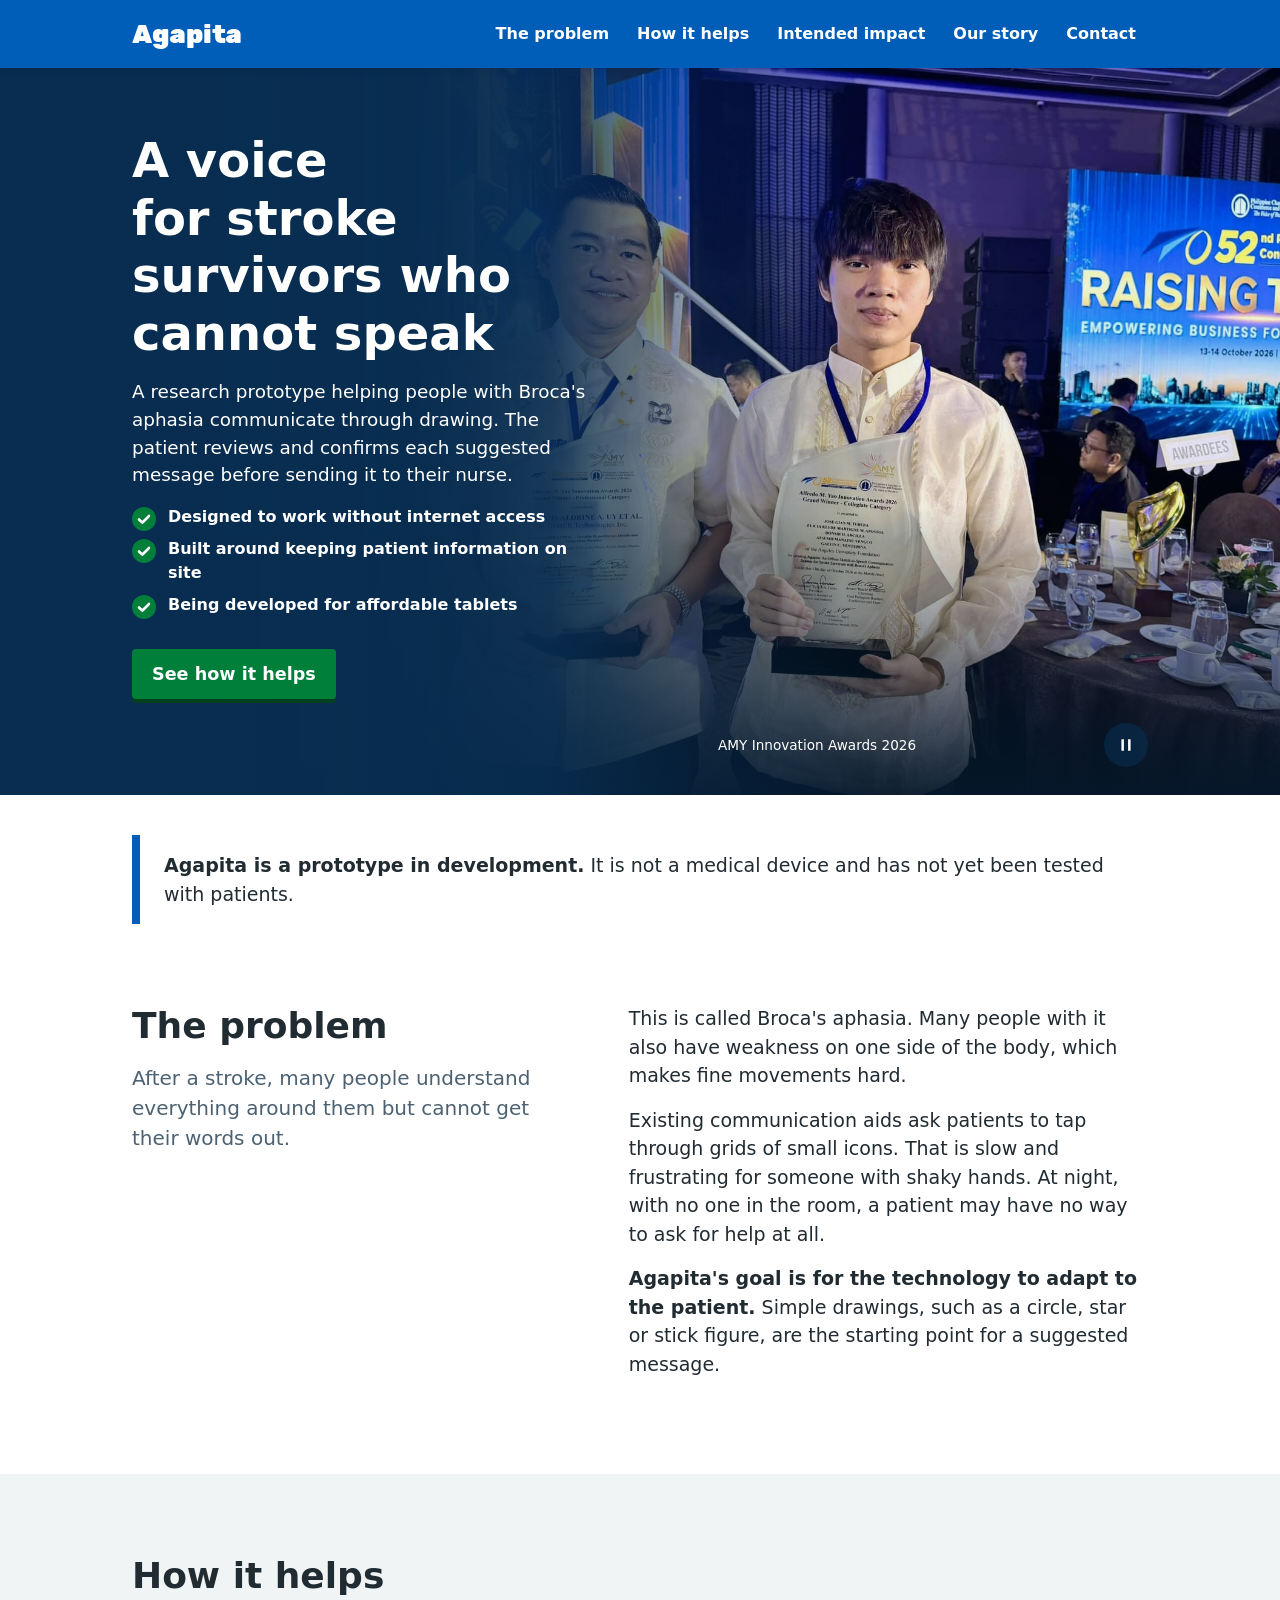
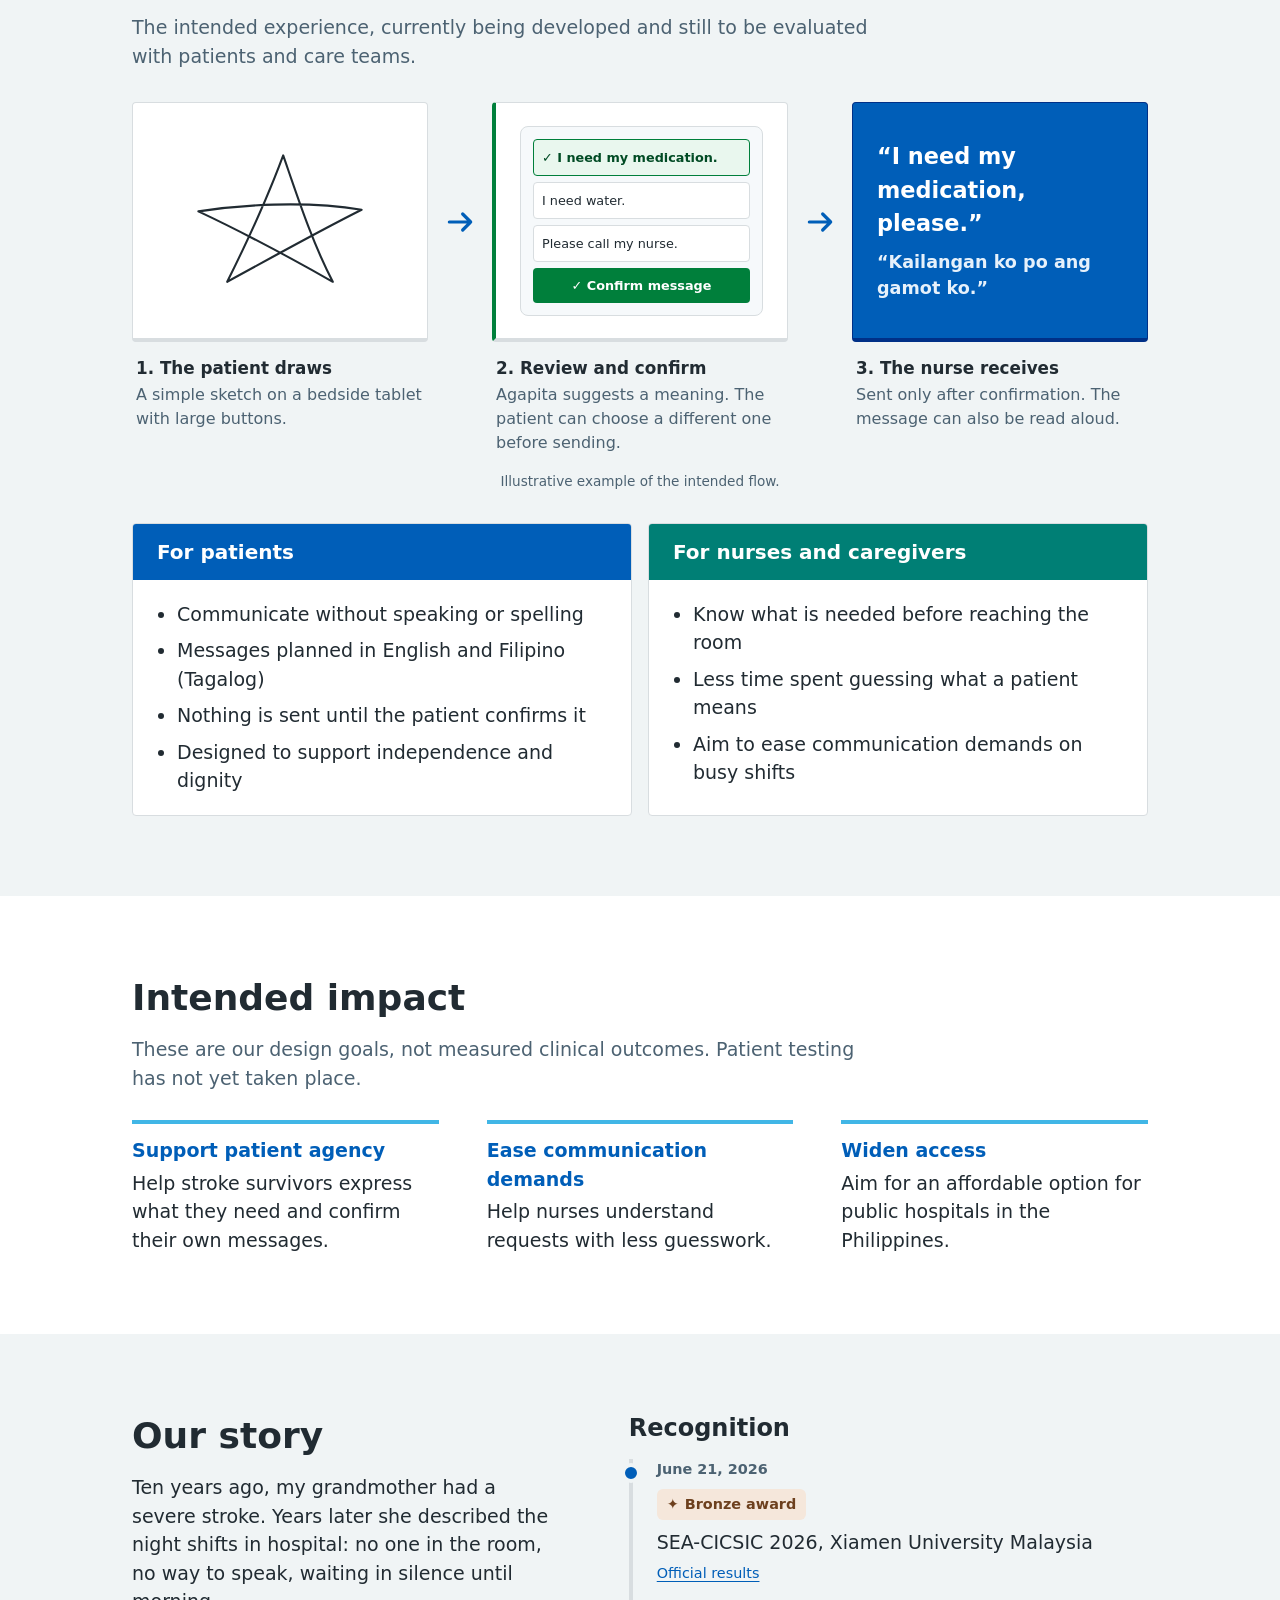
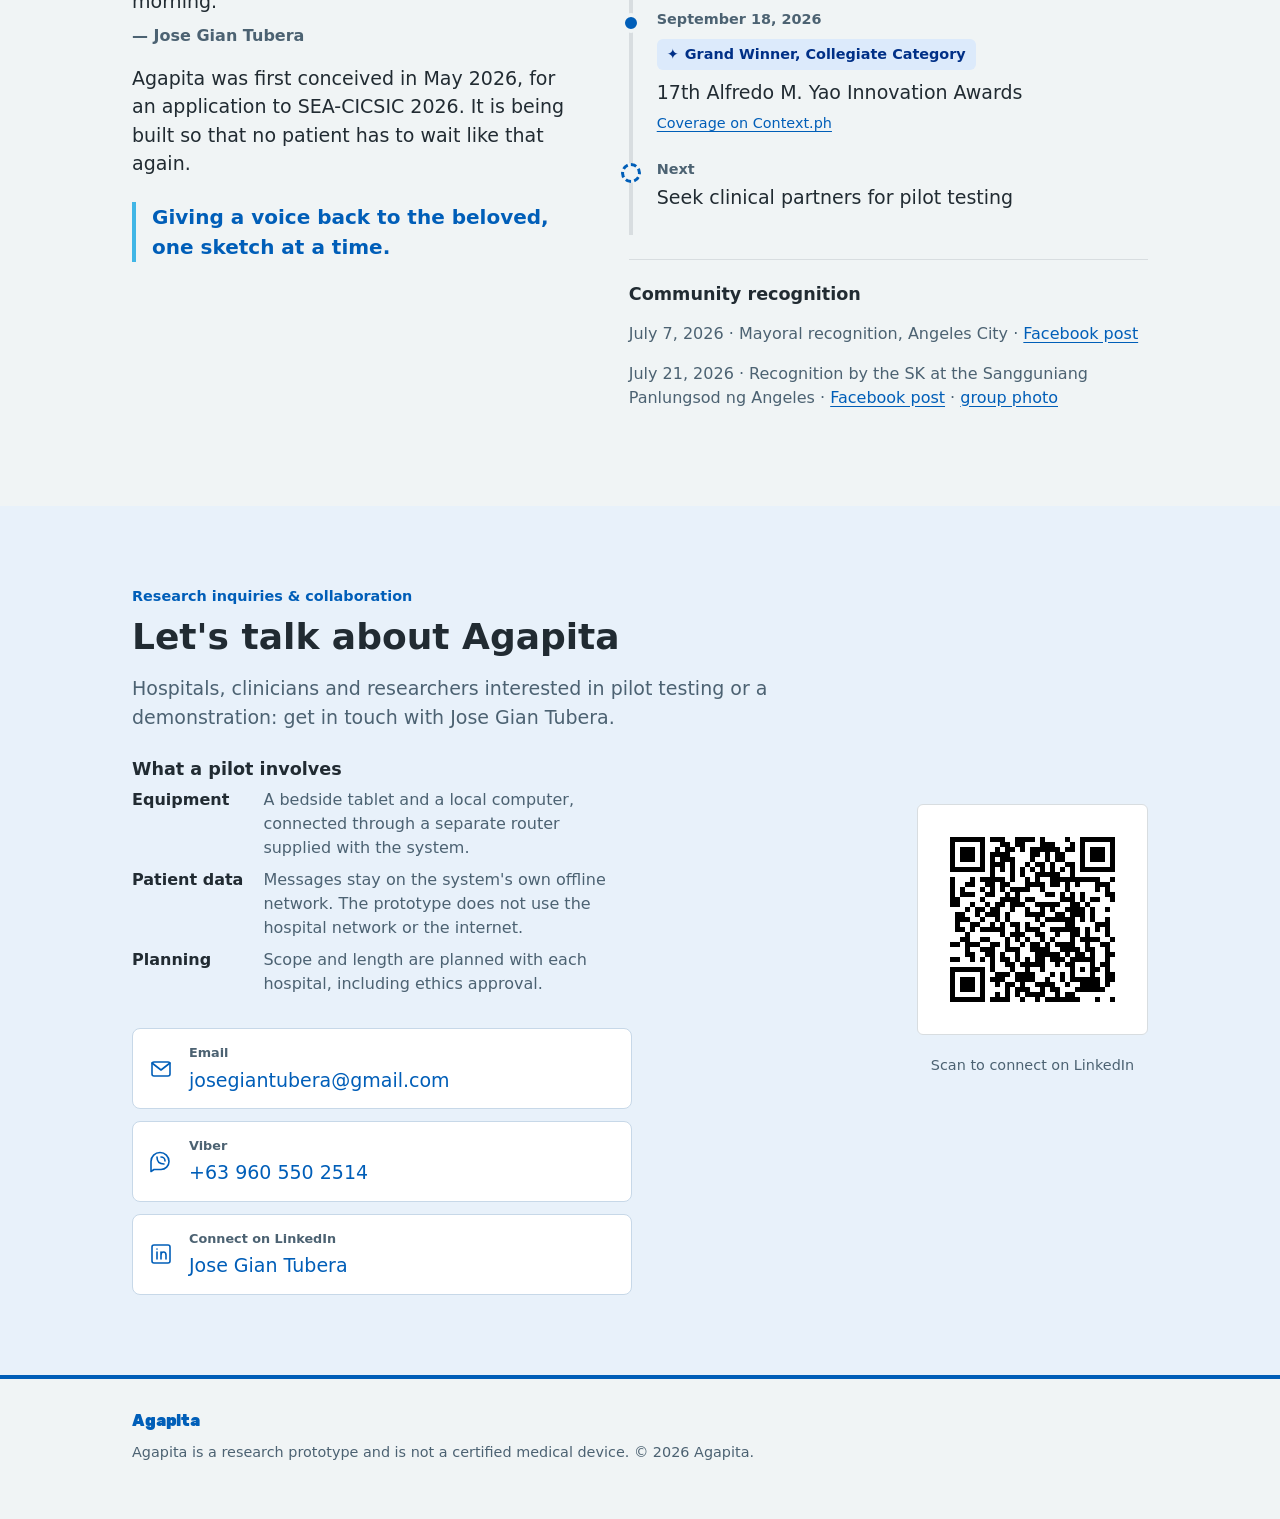
<file: site/index.html>
<!doctype html>
<html lang="en">
<head>
  <meta charset="utf-8">
  <meta name="viewport" content="width=device-width, initial-scale=1">
  <title>Agapita | A Voice for Stroke Survivors</title>
  <meta name="description" content="Agapita is a research prototype designed to help stroke survivors with Broca's aphasia communicate through drawings and patient-confirmed messages.">
  <meta property="og:title" content="Agapita | A Voice for Stroke Survivors">
  <meta property="og:description" content="A research prototype for communication through drawing, with patient review and confirmation before sending.">
  <meta property="og:type" content="website">
  <meta property="og:url" content="https://iamstrix.github.io/agapita-site/">
  <meta property="og:site_name" content="Agapita">
  <meta property="og:image" content="https://iamstrix.github.io/agapita-site/assets/social-preview.jpg">
  <meta property="og:image:width" content="1200">
  <meta property="og:image:height" content="630">
  <meta property="og:image:alt" content="Agapita at the AMY Innovation Awards ceremony.">
  <meta name="twitter:card" content="summary_large_image">
  <meta name="twitter:title" content="Agapita | A Voice for Stroke Survivors">
  <meta name="twitter:description" content="A research prototype for communication through drawing, with patient review and confirmation before sending.">
  <meta name="twitter:image" content="https://iamstrix.github.io/agapita-site/assets/social-preview.jpg">
  <meta name="twitter:image:alt" content="Agapita at the AMY Innovation Awards ceremony.">
  <meta name="theme-color" content="#005EB8">
  <meta name="color-scheme" content="light">
  <link rel="canonical" href="https://iamstrix.github.io/agapita-site/">
  <link rel="icon" type="image/png" sizes="32x32" href="assets/favicon-32.png?v=35">
  <link rel="icon" type="image/svg+xml" sizes="any" href="assets/favicon.svg?v=35">
  <link rel="apple-touch-icon" sizes="180x180" href="assets/apple-touch-icon.png?v=35">
  <link rel="preload" href="assets/fonts/rubik-one-agapita.woff2" as="font" type="font/woff2" crossorigin>
  <link rel="stylesheet" href="style.css">
  <script src="carousel.js" defer></script>
  <script src="navigation.js" defer></script>
</head>
<body>
  <a class="skip" href="#main">Skip to main content</a>

  <header class="header">
    <div class="wrap header-inner">
      <a href="#top" class="header-brand wordmark">Agapita</a>
      <nav class="header-nav" aria-label="Sections">
        <a href="#problem">The problem</a>
        <a href="#helps">How it helps</a>
        <a href="#impact">Intended impact</a>
        <a href="#story">Our story</a>
        <a href="#contact">Contact</a>
      </nav>
    </div>
  </header>

  <main id="main">
    <!-- Hero -->
    <section class="hero" id="top">
      <div class="wrap hero-copy">
        <div class="hero-text">
          <h1>A voice for stroke survivors who cannot speak</h1>
          <p class="lede">A research prototype helping people with Broca's aphasia communicate through drawing. The patient reviews and confirms each suggested message before sending it to their nurse.</p>
          <ul class="ticks">
            <li>Designed to work without internet access</li>
            <li>Built around keeping patient information on site</li>
            <li>Being developed for affordable tablets</li>
          </ul>
          <a class="button" href="#helps">See how it helps</a>
        </div>
      </div>
        <div class="carousel" role="region" aria-roledescription="carousel" aria-label="Agapita at innovation events">
          <div class="carousel-slides" id="event-slides">
            <figure class="event-slide event-slide-plaques">
              <img src="assets/events/amy-awards-recognition.jpg" width="1600" height="1200" fetchpriority="high" decoding="async" alt="Two award recipients hold their AMY Innovation Awards plaques beside the conference stage.">
              <figcaption>
                <span class="event-name">AMY Innovation Awards 2026</span>
              </figcaption>
            </figure>
            <figure class="event-slide">
              <img src="assets/events/sea-cicsic-demonstration.jpg" width="1600" height="1067" loading="lazy" decoding="async" alt="A presenter demonstrates Agapita on a tablet to seated attendees at SEA-CICSIC.">
              <figcaption>
                <span class="event-name">SEA-CICSIC 2026 · Xiamen University Malaysia</span>
              </figcaption>
            </figure>
            <figure class="event-slide">
              <img src="assets/events/amy-awards-stage.jpg" width="1440" height="810" loading="lazy" decoding="async" alt="An Agapita representative holding an award joins a group photograph on the AMY Innovation Awards stage.">
              <figcaption>
                <span class="event-name">AMY Innovation Awards 2026</span>
              </figcaption>
            </figure>
          </div>
          <button type="button" class="carousel-play" aria-controls="event-slides" aria-describedby="carousel-help" aria-label="Pause slideshow" title="Pause slideshow" hidden>
            <svg class="icon-pause" viewBox="0 0 24 24" aria-hidden="true"><path d="M8 5v14M16 5v14" fill="none" stroke="currentColor" stroke-width="3"/></svg>
            <svg class="icon-play" viewBox="0 0 24 24" aria-hidden="true"><path d="m8 5 11 7-11 7Z" fill="currentColor"/></svg>
          </button>
          <p id="carousel-help" class="visually-hidden">Use the left and right arrow keys to change photographs.</p>
          <p class="carousel-status visually-hidden" aria-live="polite" aria-atomic="true"></p>
        </div>
    </section>

    <div class="wrap">
      <div class="inset">
        <p><strong>Agapita is a prototype in development.</strong> It is not a medical device and has not yet been tested with patients.</p>
      </div>
    </div>

    <!-- Problem -->
    <section class="section" id="problem">
      <div class="wrap two-col">
        <div>
          <h2>The problem</h2>
          <p class="lede-sm">After a stroke, many people understand everything around them but cannot get their words out.</p>
        </div>
        <div>
          <p>This is called Broca's aphasia. Many people with it also have weakness on one side of the body, which makes fine movements hard.</p>
          <p>Existing communication aids ask patients to tap through grids of small icons. That is slow and frustrating for someone with shaky hands. At night, with no one in the room, a patient may have no way to ask for help at all.</p>
          <p><strong>Agapita's goal is for the technology to adapt to the patient.</strong> Simple drawings, such as a circle, star or stick figure, are the starting point for a suggested message.</p>
        </div>
      </div>
    </section>

    <!-- How it helps -->
    <section class="section section-grey" id="helps">
      <div class="wrap">
        <h2>How it helps</h2>
        <p class="section-intro">The intended experience, currently being developed and still to be evaluated with patients and care teams.</p>
        <div class="communication-demo">
        <div class="hero-demo" aria-label="Example: a sketch becomes a message">
          <div class="flow-step">
            <div class="step-caption">
              <h3>1. The patient draws</h3>
              <p class="flow-detail">A simple sketch on a bedside tablet with large buttons.</p>
            </div>
            <div class="panel">
            <svg class="sketch" viewBox="0 0 240 200" aria-hidden="true">
              <path class="stroke" d="M18 88 C70 80 150 74 222 86 C170 112 120 140 54 176 C78 128 104 72 124 18 C142 70 160 126 186 176 C140 150 82 118 18 88"/>
            </svg>
            </div>
          </div>
          <div class="arrow" aria-hidden="true">
            <svg viewBox="0 0 24 24"><path d="M12 4v16m0 0-6-6m6 6 6-6"/></svg>
          </div>
          <div class="flow-step">
            <div class="step-caption">
              <h3>2. Review and confirm</h3>
              <p class="flow-detail">Agapita suggests a meaning. The patient can choose a different one before sending.</p>
            </div>
            <div class="panel panel-review">
            <div class="message-preview" role="group" aria-label="Illustrative message choices, not an interactive demo">
              <ul class="preview-options">
                <li class="is-selected"><span aria-hidden="true">✓</span> I need my medication.</li>
                <li>I need water.</li>
                <li>Please call my nurse.</li>
              </ul>
              <span class="preview-confirm"><span aria-hidden="true">✓</span> Confirm message</span>
            </div>
            </div>
          </div>
          <div class="arrow" aria-hidden="true">
            <svg viewBox="0 0 24 24"><path d="M12 4v16m0 0-6-6m6 6 6-6"/></svg>
          </div>
          <div class="flow-step">
            <div class="step-caption">
              <h3>3. The nurse receives</h3>
              <p class="flow-detail">Sent only after confirmation. The message can also be read aloud.</p>
            </div>
            <div class="panel panel-message">
              <p class="message">“I need my medication, please.”</p>
              <p class="message-alt" lang="fil">“Kailangan ko po ang gamot ko.”</p>
            </div>
          </div>
          <p class="demo-note">Illustrative example of the intended flow.</p>
        </div>
        </div>
        <div class="cards">
          <article class="card">
            <div class="card-head card-head-blue"><h3>For patients</h3></div>
            <div class="card-body">
              <ul>
                <li>Communicate without speaking or spelling</li>
                <li>Messages planned in English and Filipino (Tagalog)</li>
                <li>Nothing is sent until the patient confirms it</li>
                <li>Designed to support independence and dignity</li>
              </ul>
            </div>
          </article>
          <article class="card">
            <div class="card-head card-head-aqua"><h3>For nurses and caregivers</h3></div>
            <div class="card-body">
              <ul>
                <li>Know what is needed before reaching the room</li>
                <li>Less time spent guessing what a patient means</li>
                <li>Aim to ease communication demands on busy shifts</li>
              </ul>
            </div>
          </article>
        </div>
      </div>
    </section>

    <!-- Impact -->
    <section class="section" id="impact">
      <div class="wrap">
        <h2>Intended impact</h2>
        <p class="section-intro">These are our design goals, not measured clinical outcomes. Patient testing has not yet taken place.</p>
        <ul class="impact">
          <li><strong>Support patient agency</strong> Help stroke survivors express what they need and confirm their own messages.</li>
          <li><strong>Ease communication demands</strong> Help nurses understand requests with less guesswork.</li>
          <li><strong>Widen access</strong> Aim for an affordable option for public hospitals in the Philippines.</li>
        </ul>
      </div>
    </section>

    <!-- Story -->
    <section class="section section-grey" id="story">
      <div class="wrap two-col">
        <div>
          <h2>Our story</h2>
          <figure class="story-quote">
            <blockquote>
              <p>Ten years ago, my grandmother had a severe stroke. Years later she described the night shifts in hospital: no one in the room, no way to speak, waiting in silence until morning.</p>
            </blockquote>
            <figcaption>— Jose Gian Tubera</figcaption>
          </figure>
          <p>Agapita was first conceived in <time datetime="2026-05-11">May 2026</time>, for an application to SEA-CICSIC 2026. It is being built so that no patient has to wait like that again.</p>
          <p class="quote">Giving a voice back to the beloved, one sketch at a time.</p>
        </div>
        <div>
          <h2 class="h2-sm">Recognition</h2>
          <ol class="timeline">
            <li><time class="tl-date" datetime="2026-06-21">June 21, 2026</time><span><strong class="award-badge award-bronze"><span aria-hidden="true">✦</span> Bronze award</strong><br>SEA-CICSIC 2026, Xiamen University Malaysia<br><a class="tl-source" href="https://events.xmu.edu.my/seacicsic26/result.html">Official results</a></span></li>
            <li><time class="tl-date" datetime="2026-09-18">September 18, 2026</time><span><strong class="award-badge award-winner"><span aria-hidden="true">✦</span> Grand Winner, Collegiate Category</strong><br>17th Alfredo M. Yao Innovation Awards<br><a class="tl-source" href="https://context.ph/2026/10/28/pcci-honors-two-filipino-innovations-at-2026-alfredo-m-yao-innovation-awards/">Coverage on Context.ph</a></span></li>
            <li class="tl-next"><span class="tl-date">Next</span><span>Seek clinical partners for pilot testing</span></li>
          </ol>
          <div class="community-recognition">
            <h3>Community recognition</h3>
            <p><time datetime="2026-07-07">July 7, 2026</time> · Mayoral recognition, Angeles City · <a href="https://www.facebook.com/share/p/1FUmyyKnp6/">Facebook post</a></p>
            <p><time datetime="2026-07-21">July 21, 2026</time> · Recognition by the SK at the Sangguniang Panlungsod ng Angeles · <a href="https://www.facebook.com/share/p/19gNRGMrfC/">Facebook post</a> · <a href="https://www.facebook.com/share/1E3nnR9HJy/">group photo</a></p>
          </div>
        </div>
      </div>
    </section>


    <section class="section contact" id="contact" aria-labelledby="contact-title">
      <div class="wrap contact-grid">
        <div>
          <p class="contact-eyebrow">Research inquiries &amp; collaboration</p>
          <h2 id="contact-title">Let's talk about Agapita</h2>
          <p class="section-intro">Hospitals, clinicians and researchers interested in pilot testing or a demonstration: get in touch with Jose Gian Tubera.</p>
          <h3 class="pilot-title">What a pilot involves</h3>
          <dl class="pilot-facts">
            <dt>Equipment</dt>
            <dd>A bedside tablet and a local computer, connected through a separate router supplied with the system.</dd>
            <dt>Patient data</dt>
            <dd>Messages stay on the system's own offline network. The prototype does not use the hospital network or the internet.</dd>
            <dt>Planning</dt>
            <dd>Scope and length are planned with each hospital, including ethics approval.</dd>
          </dl>
          <address class="contact-links">
            <a href="mailto:josegiantubera@gmail.com">
              <svg class="contact-icon" viewBox="0 0 24 24" aria-hidden="true"><rect x="3" y="5" width="18" height="14" rx="2"/><path d="m3 6 9 7 9-7"/></svg>
              <span><span class="contact-label">Email</span><span>josegiantubera@gmail.com</span></span>
            </a>
            <a href="viber://chat?number=%2B639605502514">
              <svg class="contact-icon" viewBox="0 0 24 24" aria-hidden="true"><path d="M20 11.5a8 8 0 0 1-8 8H5l-3 2v-10a9 9 0 1 1 18 0Z"/><path d="M8 7c0 5 2 7 7 7M12 7a4 4 0 0 1 4 4"/></svg>
              <span><span class="contact-label">Viber</span><span>+63 960 550 2514</span></span>
            </a>
            <a href="https://www.linkedin.com/in/josegiantubera/">
              <svg class="contact-icon" viewBox="0 0 24 24" aria-hidden="true"><rect x="3" y="3" width="18" height="18" rx="2"/><path d="M8 10v7M12 17v-7m0 3c0-4 5-4 5 0v4M8 7v.1"/></svg>
              <span><span class="contact-label">Connect on LinkedIn</span><span>Jose Gian Tubera</span></span>
            </a>
          </address>
        </div>
        <figure class="contact-qr">
          <a href="https://www.linkedin.com/in/josegiantubera/" aria-label="Open Jose Gian Tubera's LinkedIn profile">
            <img src="assets/linkedin-qr.svg" width="205" height="205" loading="lazy" alt="QR code linking to Jose Gian Tubera's LinkedIn profile.">
          </a>
          <figcaption>Scan to connect on LinkedIn</figcaption>
        </figure>
      </div>
    </section>
  </main>

  <footer class="footer">
    <div class="wrap">
      <p class="footer-wordmark wordmark">Agapita</p>
      <p class="footer-small">Agapita is a research prototype and is not a certified medical device. © 2026 Agapita.</p>
    </div>
  </footer>
</body>
</html>
</file>
<file: site/style.css>
/* Bright clinical palette (NHS-style service colours). Light only, by design. */
:root {
  --blue: #005eb8;
  --dark-blue: #003087;
  --light-blue: #41b6e6;
  --green: #007f3b;
  --green-dark: #00401e;
  --text: #212b32;
  --text-secondary: #4c6272;
  --border: #d8dde0;
  --grey-bg: #f0f4f5;
  --pale-blue: #e8f1fa;
  --white: #ffffff;
  --focus: #ffeb3b;
  --visited: #330072;
  --header-height: 9rem;

  --font: system-ui, -apple-system, BlinkMacSystemFont, "Segoe UI", Roboto, "Helvetica Neue", Arial, sans-serif;
  color-scheme: light;
}

/* Rubik One (SIL OFL 1.1, see assets/fonts/OFL.txt), subset to the letters of "Agapita". */
@font-face { font-family: "Rubik One"; font-style: normal; font-weight: 400; font-display: swap; src: url("assets/fonts/rubik-one-agapita.woff2") format("woff2"); unicode-range: U+41, U+61, U+67, U+69, U+70, U+74; }
.wordmark { font-family: "Rubik One", "Arial Black", Arial, sans-serif; font-weight: 400; letter-spacing: -0.01em; }

*, *::before, *::after { box-sizing: border-box; }
html { scroll-behavior: smooth; scroll-padding-top: calc(var(--header-height) + 16px); -webkit-text-size-adjust: 100%; }
@media (min-width: 760px) { :root { --header-height: 5rem; } }
body {
  margin: 0;
  background: var(--white);
  color: var(--text);
  font-family: var(--font);
  font-size: 19px;
  line-height: 1.5;
  -webkit-font-smoothing: antialiased;
}
h1, h2, h3 { margin: 0 0 16px; line-height: 1.2; font-weight: 700; }
h1 { font-size: clamp(2rem, 5vw, 3rem); text-wrap: balance; }
h2 { font-size: clamp(1.6rem, 3.6vw, 2.25rem); }
.h2-sm { font-size: 1.5rem; }
h3 { font-size: 1.25rem; }
p { margin: 0 0 16px; }
ul { margin: 0; padding-left: 20px; }
li { margin-bottom: 8px; }

a { color: var(--blue); text-decoration: underline; text-underline-offset: 3px; }
a:visited { color: var(--visited); }
a:hover { color: var(--dark-blue); text-decoration-thickness: 3px; }
a:focus-visible, .button:focus-visible {
  outline: 4px solid transparent;
  background: var(--focus);
  color: var(--text);
  box-shadow: 0 -2px var(--focus), 0 4px var(--text);
  text-decoration: none;
}
button:focus-visible {
  outline: 3px solid var(--text);
  outline-offset: 3px;
  background: var(--focus);
  color: var(--text);
}
[hidden] { display: none !important; }
.visually-hidden {
  position: absolute; width: 1px; height: 1px; padding: 0; margin: -1px;
  overflow: hidden; clip-path: inset(50%); white-space: nowrap; border: 0;
}

.skip { position: fixed; left: -9999px; top: 0; padding: 12px 16px; z-index: 20; }
.skip:focus { left: 16px; top: 16px; }

.wrap { width: 100%; max-width: 1080px; margin: 0 auto; padding: 0 16px; }
@media (min-width: 720px) { .wrap { padding: 0 32px; } }

/* Header */
.header { position: sticky; top: 0; z-index: 10; background: var(--blue); box-shadow: 0 2px 8px rgba(0, 30, 60, .12); }
.header-inner { display: flex; flex-wrap: wrap; align-items: center; gap: 8px 32px; padding-top: 16px; padding-bottom: 16px; }
.header-brand, .header-brand:visited { color: var(--white); text-decoration: none; font-size: 1.6rem; line-height: 1.2; padding: 0 4px; margin: 0 -4px; }
.header-brand:hover { color: var(--white); text-decoration: none; }
.header-nav { display: flex; flex-wrap: wrap; gap: 4px; }
.header-nav a, .header-nav a:visited { color: var(--white); font-size: 1rem; font-weight: 600; text-decoration: none; padding: 6px 12px; border-radius: 6px; }
.header-nav a:hover { text-decoration: underline; }
.header-nav a[aria-current] { background: var(--dark-blue); }
.header a:focus-visible { color: var(--text); background: var(--focus); }
@media (min-width: 760px) { .header-nav { margin-left: auto; } }
@media (max-width: 759px) {
  .header-inner { gap: 2px; padding-top: 10px; padding-bottom: 6px; }
  .header-brand { font-size: 1.3rem; }
  .header-nav { width: 100%; flex-wrap: nowrap; overflow-x: auto; gap: 4px; padding: 4px; margin: 0 -4px; }
  .header-nav a { flex: 0 0 auto; display: flex; align-items: center; min-height: 40px; padding: 4px 8px; font-size: .875rem; white-space: nowrap; }
}

/* Hero */
.hero { position: relative; isolation: isolate; background: #082d50; color: var(--white); }
.hero-copy { position: relative; z-index: 4; padding-top: 48px; padding-bottom: 48px; pointer-events: none; }
.hero-text { max-width: 36rem; pointer-events: auto; }
.hero .ticks { font-size: 1rem; }
.hero .button:focus-visible { background: var(--focus); color: var(--text); }
@media (min-width: 1000px) {
  .hero-copy { padding-top: 64px; padding-bottom: 96px; min-height: 680px; }
  .hero-text { width: 45%; max-width: 29rem; }
  .hero .lede { font-size: 1.15rem; }
}
.lede { font-size: 1.3rem; max-width: 34rem; }
.lede-sm { font-size: 1.25rem; color: var(--text-secondary); }

.ticks { list-style: none; padding: 0; margin: 0 0 32px; }
.ticks li { position: relative; padding-left: 36px; font-weight: 600; }
.ticks li::before {
  content: ""; position: absolute; left: 0; top: 2px; width: 24px; height: 24px; border-radius: 50%;
  background: var(--green) url("data:image/svg+xml,%3Csvg xmlns='http://www.w3.org/2000/svg' viewBox='0 0 24 24'%3E%3Cpath d='M7 12.5l3.2 3.2L17 9' fill='none' stroke='white' stroke-width='2.6' stroke-linecap='round' stroke-linejoin='round'/%3E%3C/svg%3E") center / 100% no-repeat;
}

.button, .button:visited {
  display: inline-block;
  padding: 12px 20px;
  background: var(--green);
  color: var(--white);
  font-weight: 600;
  font-size: 1.1rem;
  text-decoration: none;
  border-radius: 4px;
  box-shadow: 0 4px 0 var(--green-dark);
}
.button:hover { background: #00662f; color: var(--white); text-decoration: none; }
.button:active { transform: translateY(4px); box-shadow: none; }

.hero-demo { display: grid; gap: 8px; justify-items: center; max-width: 420px; width: 100%; justify-self: center; }
.communication-demo { margin: 32px 0; }
@media (min-width: 760px) {
  /* Panels share the first row so they match in height; captions share the second. */
  .hero-demo { max-width: none; grid-template-columns: 1fr 32px 1fr 32px 1fr; grid-template-rows: auto auto; gap: 0 16px; }
  .hero-demo .flow-step { display: grid; grid-row: 1 / span 2; grid-template-rows: subgrid; row-gap: 0; }
  .hero-demo > :nth-child(1) { grid-column: 1; }
  .hero-demo > :nth-child(3) { grid-column: 3; }
  .hero-demo > :nth-child(5) { grid-column: 5; }
  .hero-demo .panel { min-height: 240px; }
  .hero-demo .sketch { height: 160px; }
  .hero-demo .arrow { grid-row: 1; align-self: center; transform: rotate(-90deg); }
  .hero-demo > :nth-child(2) { grid-column: 2; }
  .hero-demo > :nth-child(4) { grid-column: 4; }
  .hero-demo .demo-note { grid-row: 3; grid-column: 1 / -1; margin-top: 16px; }
}
.flow-step { display: flex; flex-direction: column; width: 100%; }
.flow-step .panel { order: -1; }
.step-caption { padding: 16px 4px 0; }
.step-caption h3 { font-size: 1.05rem; margin-bottom: 4px; }
.panel { width: 100%; background: var(--white); border: 1px solid var(--border); border-bottom: 4px solid var(--border); border-radius: 4px; padding: 20px 24px; display: flex; flex-direction: column; justify-content: center; }
.sketch { width: 100%; height: 180px; display: block; }
.panel-review { border-left: 4px solid var(--green); }
.message-preview { padding: 12px; border: 1px solid var(--border); border-radius: 8px; background: #f6f9fb; }
.preview-options { list-style: none; padding: 0; font-size: .8rem; }
.preview-options li { padding: 8px; border: 1px solid var(--border); border-radius: 4px; background: var(--white); margin-bottom: 6px; }
.preview-options .is-selected { color: #004b24; border-color: var(--green); background: #e9f7ee; font-weight: 600; }
.preview-confirm { display: block; border-radius: 4px; padding: 8px; text-align: center; background: var(--green); color: var(--white); font-size: .8rem; font-weight: 600; }
.demo-note { font-size: .85rem; color: var(--text-secondary); margin: 4px 0 0; text-align: center; }
.sketch .stroke {
  fill: none; stroke: var(--text); stroke-width: 2.6; stroke-linecap: round; stroke-linejoin: round;
  stroke-dasharray: 1000; stroke-dashoffset: 1000; animation: draw 2.4s ease-out .3s forwards;
}
@keyframes draw { to { stroke-dashoffset: 0; } }
.arrow svg { width: 32px; height: 32px; fill: none; stroke: var(--blue); stroke-width: 2.4; stroke-linecap: round; stroke-linejoin: round; display: block; }
.panel-message { background: var(--blue); border-color: var(--dark-blue); }
.message { color: var(--white); font-size: 1.4rem; font-weight: 700; margin: 0; }
.message-alt { color: #e6f1fb; font-size: 1.1rem; font-weight: 600; margin: 8px 0 0; }
.flow-detail { font-size: 1rem; color: var(--text-secondary); margin: 0; }
@media (prefers-reduced-motion: reduce) {
  .sketch .stroke { animation: none; stroke-dashoffset: 0; }
  html { scroll-behavior: auto; }
}

/* Inset callout */
.inset { margin: 40px 0 0; padding: 16px 24px; border-left: 8px solid var(--blue); background: var(--white); }
.inset p { margin: 0; }

/* Sections */
.section { padding: 56px 0; }
@media (min-width: 900px) { .section { padding: 80px 0; } }
.section-grey { background: var(--grey-bg); }
.section-intro { max-width: 46rem; color: var(--text-secondary); margin-bottom: 28px; }
.two-col { display: grid; gap: 16px; }
@media (min-width: 900px) { .two-col { grid-template-columns: 1fr 1.2fr; gap: 64px; } }

/* Cards */
.cards { display: grid; gap: 16px; }
@media (min-width: 760px) { .cards { grid-template-columns: repeat(2, 1fr); } }
.card { background: var(--white); border: 1px solid var(--border); border-radius: 4px; overflow: hidden; }
@media (hover: hover) and (pointer: fine) {
  .card { transition: box-shadow .2s ease, transform .2s ease; }
  .card:hover { transform: translateY(-2px); box-shadow: 0 8px 20px rgba(0,48,87,.1); }
}
.card-head { padding: 16px 24px; color: var(--white); }
.card-head h3 { margin: 0; }
.card-head-blue { background: var(--blue); }
.card-head-aqua { background: #007f75; }
.card-body { padding: 20px 24px 12px; }

/* Impact */
.impact { display: grid; gap: 24px; margin: 8px 0 0; padding: 0; list-style: none; }
@media (min-width: 760px) { .impact { grid-template-columns: repeat(3, 1fr); gap: 48px; } }
.impact li { margin: 0; padding-top: 12px; border-top: 4px solid var(--light-blue); }
.impact strong { display: block; margin-bottom: 4px; color: var(--blue); }

/* Story */
.story-quote { margin: 0 0 16px; }
.story-quote blockquote { margin: 0; }
.story-quote blockquote p { margin-bottom: 8px; }
.story-quote figcaption { font-size: 1rem; font-weight: 600; color: var(--text-secondary); }
.quote { font-size: 1.25rem; font-weight: 700; color: var(--blue); border-left: 4px solid var(--light-blue); padding-left: 16px; margin-top: 24px; }
.timeline { list-style: none; margin: 0; padding: 0; border-left: 4px solid var(--border); }
.timeline li { position: relative; padding: 0 0 24px 24px; display: grid; gap: 2px; margin: 0; }
.timeline li::before { content: ""; position: absolute; left: -12px; top: 4px; width: 20px; height: 20px; border-radius: 50%; background: var(--blue); border: 4px solid var(--grey-bg); }
.timeline .tl-next::before { background: var(--grey-bg); border: 3px dashed var(--blue); }
.tl-date { font-size: .9rem; font-weight: 700; color: var(--text-secondary); }
.tl-source { font-size: .9rem; }
.award-badge { display: inline-flex; align-items: center; gap: 6px; padding: 5px 10px; border-radius: 6px; margin: 6px 0 8px; font-size: .9rem; }
.award-bronze { color: #6d401e; background: #f5e7db; }
.award-winner { color: var(--dark-blue); background: #dceafb; }
.community-recognition { margin-top: 24px; padding-top: 24px; border-top: 1px solid var(--border); }
.community-recognition h3 { font-size: 1.1rem; }
.community-recognition p { font-size: 1rem; color: var(--text-secondary); }

/* Contact */
.contact { background: var(--pale-blue); }
.contact-grid { display: grid; gap: 32px; align-items: center; }
.contact-eyebrow { color: var(--blue); font-size: .9rem; font-weight: 700; margin-bottom: 8px; }
.pilot-title { font-size: 1.1rem; margin-bottom: 8px; }
.pilot-facts { display: grid; gap: 4px 20px; max-width: 500px; margin: 0 0 28px; font-size: 1rem; }
.pilot-facts dt { font-weight: 700; }
.pilot-facts dd { margin: 0 0 8px; color: var(--text-secondary); }
@media (min-width: 480px) { .pilot-facts { grid-template-columns: auto 1fr; } .pilot-facts dd { margin: 0 0 4px; } }
.contact-links { display: grid; gap: 12px; font-style: normal; }
.contact-links a { display: flex; align-items: center; gap: 16px; width: 100%; max-width: 500px; min-height: 76px; padding: 14px 16px; border: 1px solid #c7d8e8; border-radius: 8px; background: var(--white); text-decoration: none; overflow-wrap: anywhere; transition: background .2s ease, box-shadow .2s ease; }
.contact-links a > span { min-width: 0; }
.contact-links a > span > span { display: block; }
.contact-links a:hover { background: #f8fbff; box-shadow: 0 3px 12px rgba(0,48,87,.09); }
.contact-links a:focus-visible { background: var(--focus); }
.contact-icon { width: 24px; height: 24px; flex: 0 0 24px; fill: none; stroke: currentColor; stroke-width: 1.6; stroke-linecap: round; stroke-linejoin: round; }
.contact-label { color: var(--text-secondary); font-size: .8rem; font-weight: 600; margin-bottom: 3px; }
.contact-links a:focus-visible .contact-label { color: var(--text); }
.contact-qr { margin: 0; text-align: center; justify-self: start; }
.contact-qr a { display: inline-block; padding: 12px; background: var(--white); border: 1px solid var(--border); border-radius: 6px; }
.contact-qr img { display: block; width: 205px; height: 205px; }
.contact-qr figcaption { margin-top: 12px; font-size: .9rem; color: var(--text-secondary); }
@media (min-width: 760px) {
  .contact-grid { grid-template-columns: minmax(0, 1fr) auto; gap: 64px; }
}
@media (max-width: 759px) {
  .contact-qr { display: none; }
  .contact-links a { font-size: 1rem; }
}
@media (prefers-reduced-motion: reduce) {
  .card, .contact-links a { transition: none; }
  .card:hover { transform: none; }
}

/* Hero photos: a static first slide is the no-JavaScript fallback. */
.carousel { position: relative; overflow: hidden; background: #082d50; }
.carousel-slides { position: relative; }
.event-slide { margin: 0; }
.event-slide:not(:first-child) { display: none; }
.carousel.is-enhanced .event-slide { display: block; }
.event-slide img { display: block; width: 100%; aspect-ratio: 3 / 2; height: auto; object-fit: contain; background: #082d50; }
.event-slide figcaption { padding: 20px 80px 20px 24px; min-height: 80px; font-size: .85rem; }
.event-name { font-weight: 400; }
.event-slide.is-leaving { position: absolute; inset: 0; z-index: 1; pointer-events: none; }
.event-slide.is-leaving figcaption { visibility: hidden; }
.carousel-play { position: absolute; z-index: 3; bottom: 18px; right: 24px; display: grid; place-items: center; width: 44px; height: 44px; padding: 12px; border: 0; border-radius: 50%; color: var(--white); background: rgba(8,45,80,.6); cursor: pointer; }
.carousel-play:hover { background: #154875; }
.carousel-play:focus-visible { background: var(--focus); color: var(--text); }
.carousel-play svg { width: 20px; height: 20px; }
.carousel-play .icon-play, .carousel-play[data-paused="true"] .icon-pause { display: none; }
.carousel-play[data-paused="true"] .icon-play { display: block; }
@media (min-width: 1000px) {
  .hero .carousel { position: absolute; inset: 0; }
  .carousel-slides, .event-slide { position: absolute; inset: 0; }
  .event-slide img { position: absolute; left: 32%; width: 68%; height: 100%; aspect-ratio: auto; object-fit: cover; object-position: center 38%; }
  /* Feather the left edge into the gradient so it never shows as a hard line while photos change. */
  .event-slide img { -webkit-mask-image: linear-gradient(90deg, transparent, #000 18%); mask-image: linear-gradient(90deg, transparent, #000 18%); }
  .event-slide-plaques img { object-position: 38% center; }
  .carousel::after { content: ""; position: absolute; z-index: 2; inset: 0; pointer-events: none; background: linear-gradient(90deg, #082d50 10%, rgba(8,45,80,.98) 25%, rgba(8,45,80,.91) 43%, rgba(8,45,80,.4) 54%, rgba(8,45,80,.06) 70%), linear-gradient(0deg, rgba(4,22,40,.95), transparent 40%); }
  .event-slide figcaption { position: absolute; z-index: 3; bottom: 28px; right: max(32px, calc((100vw - 1016px) / 2)); width: 38%; max-width: 430px; min-height: 44px; padding: 12px 60px 12px 0; }
  .carousel-play { bottom: 28px; right: max(32px, calc((100vw - 1016px) / 2)); }
}
@media (max-width: 479px) {
  .event-slide figcaption { padding: 20px 76px 20px 16px; }
  .carousel-play { right: 16px; }
}

/* Footer */
.footer { background: var(--grey-bg); border-top: 4px solid var(--blue); padding: 32px 0 48px; }
.footer-wordmark { font-size: 1.6rem; line-height: 1.2; color: var(--blue); margin-bottom: 12px !important; }
.footer p { font-size: 1rem; margin-bottom: 8px; }
.footer .footer-small { color: var(--text-secondary); font-size: .9rem; }
</file>
